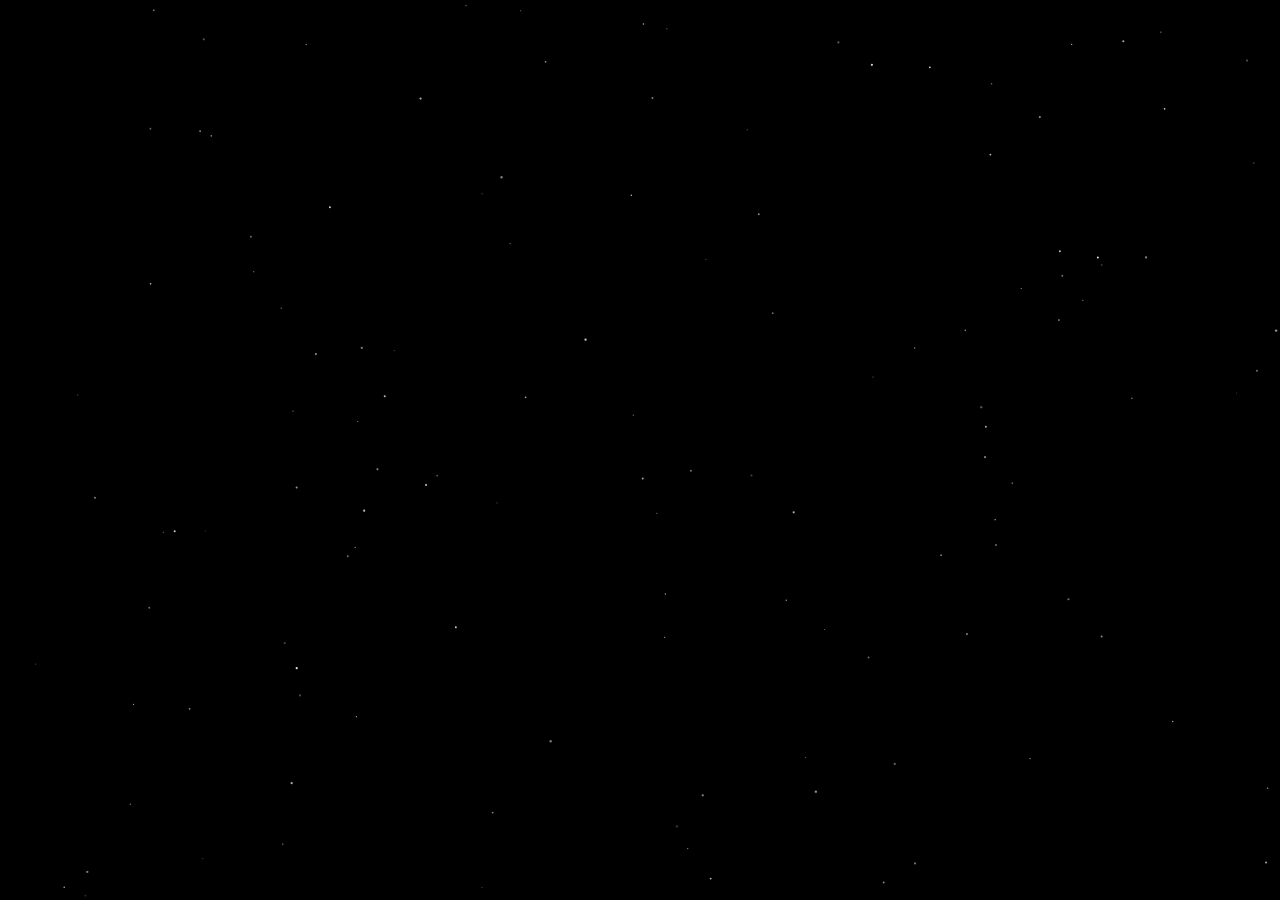
<file: public/index.html>
<!DOCTYPE html>
<html lang="en">
<head>
  <meta charset="UTF-8">
  <meta name="viewport" content="width=device-width, initial-scale=1, viewport-fit=cover, user-scalable=no, maximum-scale=1">
  <meta name="theme-color" content="#000000">
  <meta name="apple-mobile-web-app-capable" content="yes">
  <meta name="apple-mobile-web-app-status-bar-style" content="black-translucent">
  <title>For Dijuuu</title>
  <link rel="icon" href="data:image/svg+xml,%3Csvg xmlns='http://www.w3.org/2000/svg' viewBox='0 0 24 24'%3E%3Cpath fill='%23ff2d55' d='M12 21.35l-1.45-1.32C5.4 15.36 2 12.28 2 8.5 2 5.42 4.42 3 7.5 3c1.74 0 3.41.81 4.5 2.09C13.09 3.81 14.76 3 16.5 3 19.58 3 22 5.42 22 8.5c0 3.78-3.4 6.86-8.55 11.54L12 21.35z'/%3E%3C/svg%3E">
  <link rel="preconnect" href="https://fonts.googleapis.com">
  <link rel="preconnect" href="https://fonts.gstatic.com" crossorigin>
  <link href="https://fonts.googleapis.com/css2?family=Dancing+Script:wght@400;600;700&family=Poppins:ital,wght@0,300;0,400;0,500;1,300;1,400&display=swap" rel="stylesheet">
  <link rel="stylesheet" href="css/style.css">
  <style>
    #starfield { position: absolute; top: 0; left: 0; right: 0; bottom: 0; width: 100%; height: 100%; }

    .lock-view, .unlock-view {
      position: absolute;
      top: 0; left: 0; right: 0; bottom: 0;
      display: flex;
      flex-direction: column;
      align-items: center;
      justify-content: center;
      padding: 24px;
    }
    .lock-view { transition: opacity 1.5s ease; }
    .lock-view.fade-out { opacity: 0; }

    .pre-heart {
      width: 26px;
      height: 26px;
      margin-bottom: 28px;
      filter: drop-shadow(0 0 12px rgba(255,45,85,0.85));
      animation: heartBeat 2.4s ease-in-out infinite;
    }

    .timer { display: flex; align-items: center; gap: 8px; }
    .t-unit {
      display: flex;
      flex-direction: column;
      align-items: center;
      justify-content: center;
      width: 74px;
      padding: 14px 0 10px;
      background: rgba(255,255,255,0.05);
      border: 1px solid rgba(255,255,255,0.15);
      -webkit-backdrop-filter: blur(4px);
      backdrop-filter: blur(4px);
      border-radius: 16px;
    }
    .t-num {
      font-family: 'Poppins', sans-serif;
      font-weight: 400;
      font-size: 26px;
      letter-spacing: 0.04em;
      color: #FFFFFF;
      text-shadow: 0 0 10px rgba(255,255,255,0.5), 0 0 28px rgba(255,255,255,0.2);
      font-variant-numeric: tabular-nums;
    }
    .t-label {
      margin-top: 4px;
      font-size: 10px;
      font-weight: 400;
      letter-spacing: 0.22em;
      color: #AAAAAA;
      text-shadow: 0 0 8px rgba(255,255,255,0.15);
    }
    .t-sep {
      font-family: 'Poppins', sans-serif;
      font-size: 24px;
      color: rgba(255,255,255,0.4);
      padding-bottom: 22px;
      text-shadow: 0 0 10px rgba(255,255,255,0.3);
    }

    .wait-text {
      margin-top: 34px;
      max-width: 300px;
      text-align: center;
      font-family: 'Poppins', sans-serif;
      font-style: italic;
      font-size: 14px;
      line-height: 1.7;
      color: #CCCCCC;
      text-shadow: 0 0 10px rgba(255,255,255,0.2);
    }

    .its-time {
      font-size: clamp(46px, 13vw, 72px);
      font-weight: 600;
      color: #FFFFFF;
      text-shadow: 0 0 16px rgba(255,255,255,0.6), 0 0 60px rgba(255,255,255,0.25);
    }
    .conf-text {
      margin-top: 26px;
      max-width: 320px;
      text-align: center;
      font-family: 'Poppins', sans-serif;
      font-size: 14.5px;
      line-height: 1.75;
      color: #d9c8d6;
      text-shadow: 0 0 10px rgba(255,255,255,0.25);
    }
    #enterBtn { margin-top: 34px; }

    @media (max-width: 355px) {
      .timer { gap: 5px; }
      .t-unit { width: 62px; }
      .t-num { font-size: 21px; }
      .t-sep { font-size: 19px; }
    }
  </style>
</head>
<body class="bg-black">
  <canvas id="starfield" aria-hidden="true"></canvas>

  <main class="page">
    <!-- locked state: countdown -->
    <section id="lockView" class="lock-view">
      <svg class="pre-heart" viewBox="0 0 24 24" aria-hidden="true">
        <path fill="#ff2d55" d="M12 21.35l-1.45-1.32C5.4 15.36 2 12.28 2 8.5 2 5.42 4.42 3 7.5 3c1.74 0 3.41.81 4.5 2.09C13.09 3.81 14.76 3 16.5 3 19.58 3 22 5.42 22 8.5c0 3.78-3.4 6.86-8.55 11.54L12 21.35z"/>
      </svg>
      <div class="timer" role="timer" aria-label="countdown to the surprise">
        <div class="t-unit"><span class="t-num" id="dd">--</span><span class="t-label">DAYS</span></div>
        <span class="t-sep" aria-hidden="true">:</span>
        <div class="t-unit"><span class="t-num" id="hh">--</span><span class="t-label">HRS</span></div>
        <span class="t-sep" aria-hidden="true">:</span>
        <div class="t-unit"><span class="t-num" id="mm">--</span><span class="t-label">MINS</span></div>
        <span class="t-sep" aria-hidden="true">:</span>
        <div class="t-unit"><span class="t-num" id="ss">--</span><span class="t-label">SECS</span></div>
      </div>
      <p class="wait-text">The stars are not ready yet. Wait a little longer, Dijuuu.</p>
    </section>

    <!-- unlocked state -->
    <section id="unlockView" class="unlock-view hidden-v">
      <h1 id="itsTime" class="script its-time fx hidden-v">It's time.</h1>
      <p id="confText" class="conf-text fx hidden-v">You are now entering the most confidential area. Only Dijuuu is allowed to enter.</p>
      <a id="enterBtn" class="btn-glass" href="page1.html">Enter</a>
    </section>
  </main>

  <script src="js/countdown.js"></script>
</body>
</html>
</file>
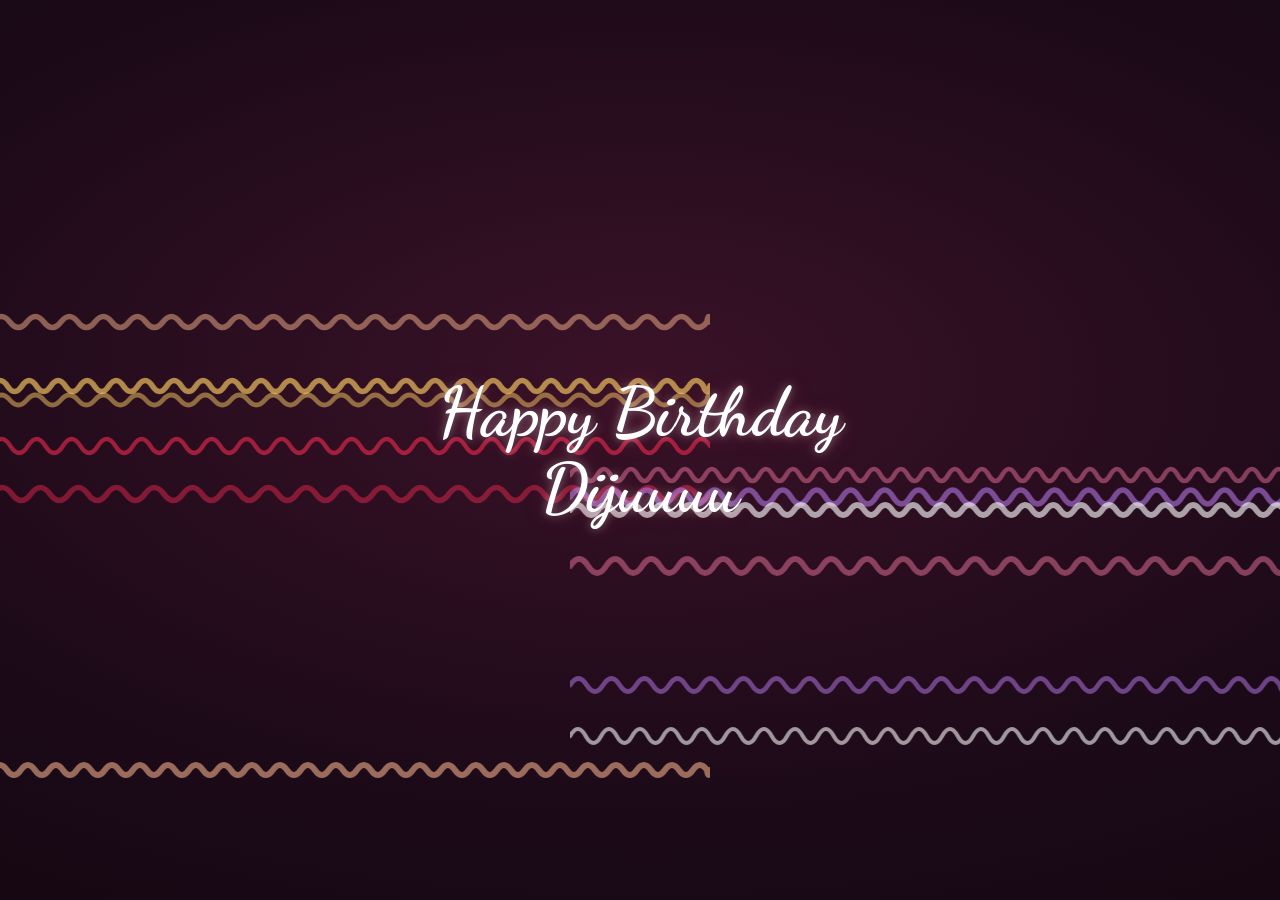
<file: public/page1.html>
<!DOCTYPE html>
<html lang="en">
<head>
  <meta charset="UTF-8">
  <meta name="viewport" content="width=device-width, initial-scale=1, viewport-fit=cover, user-scalable=no, maximum-scale=1">
  <meta name="theme-color" content="#1a0a1e">
  <meta name="apple-mobile-web-app-capable" content="yes">
  <meta name="apple-mobile-web-app-status-bar-style" content="black-translucent">
  <title>Happy Birthday, Dijuuu</title>
  <link rel="icon" href="data:image/svg+xml,%3Csvg xmlns='http://www.w3.org/2000/svg' viewBox='0 0 24 24'%3E%3Cpath fill='%23ff2d55' d='M12 21.35l-1.45-1.32C5.4 15.36 2 12.28 2 8.5 2 5.42 4.42 3 7.5 3c1.74 0 3.41.81 4.5 2.09C13.09 3.81 14.76 3 16.5 3 19.58 3 22 5.42 22 8.5c0 3.78-3.4 6.86-8.55 11.54L12 21.35z'/%3E%3C/svg%3E">
  <link rel="preconnect" href="https://fonts.googleapis.com">
  <link rel="preconnect" href="https://fonts.gstatic.com" crossorigin>
  <link href="https://fonts.googleapis.com/css2?family=Dancing+Script:wght@400;600;700&family=Poppins:ital,wght@0,300;0,400;0,500;1,300;1,400&display=swap" rel="stylesheet">
  <link rel="stylesheet" href="css/style.css">
  <style>
    /* ============================================================
       PAGE VEIL — everything under the intro fades in after 4 s
       ============================================================ */
    main.page { transition: opacity 1.15s ease; }
    main.veiled { opacity: 0; }

    /* ---------- header ---------- */
    .p1-header {
      text-align: center;
      padding: 12px 22px 4px;
      z-index: 5;
    }
    .p1-title {
      font-size: clamp(34px, 9.5vw, 52px);
      font-weight: 700;
      line-height: 1.12;
    }
    .p1-sub {
      margin: 8px auto 0;
      max-width: 340px;
      font-style: italic;
      font-size: 13.5px;
      line-height: 1.65;
      color: #d9c6d2;
      text-shadow: 0 0 10px rgba(255,255,255,0.25);
      transition: opacity 0.8s ease;
    }
    .p1-sub.gone { opacity: 0; }

    /* ============================================================
       INTRO OVERLAY — dark, subtle radial gradient, exactly 4 s
       ============================================================ */
    #introOverlay {
      position: fixed;
      top: 0; left: 0; right: 0; bottom: 0;
      z-index: 110;
      pointer-events: none;
      overflow: hidden;
      background: radial-gradient(ellipse 130% 95% at 50% 42%,
                  #3a1227 0%, #1d0a19 48%, #0d040b 100%);
      transition: opacity 0.7s ease;
    }
    #introOverlay.out { opacity: 0; }

    /* wavy streamers sliding in from the left / right edges */
    .streamer {
      position: absolute;
      height: 40px;
      pointer-events: none;
      will-change: transform;
    }
    .streamer svg { width: 100%; height: 100%; }
    .streamer.s-left  { left: 0;  animation: slideL var(--dur, 2.8s) cubic-bezier(0.3, 0.6, 0.35, 1) var(--delay, 0s) both; }
    .streamer.s-right { right: 0; animation: slideR var(--dur, 2.8s) cubic-bezier(0.3, 0.6, 0.35, 1) var(--delay, 0s) both; }
    @keyframes slideL {
      0%   { transform: translateX(-104%) translateY(0); }
      55%  { transform: translateX(-48%) translateY(12px); }
      100% { transform: translateX(-1%) translateY(0); }
    }
    @keyframes slideR {
      0%   { transform: translateX(104%) translateY(0); }
      55%  { transform: translateX(48%) translateY(-12px); }
      100% { transform: translateX(1%) translateY(0); }
    }

    /* ---------- intro title — fades in, slides up, glows + breathes ---------- */
    #introTitle {
      position: fixed;
      left: 0; right: 0;
      top: 50%;
      margin: 0;
      padding: 0 14px;
      text-align: center;
      z-index: 130;
      pointer-events: none;
      font-size: clamp(42px, 11.5vw, 68px);
      font-weight: 700;
      line-height: 1.12;
      color: #ffffff;
      transform: translateY(-50%);
      will-change: transform;
    }
    .intro-text {
      display: inline-block;
      opacity: 0;
      text-shadow: 0 0 10px rgba(255,255,255,0.38), 0 0 26px rgba(255,80,130,0.22);
      animation:
        introEnter  0.95s cubic-bezier(0.22, 1, 0.36, 1) 0.15s forwards,
        introGlow   1.9s  ease-in-out 1.2s infinite,
        introBreathe 2.6s ease-in-out 1.2s infinite alternate;
    }
    @keyframes introEnter {
      from { opacity: 0; transform: translateY(26px); }
      to   { opacity: 1; transform: translateY(0); }
    }
    @keyframes introGlow {
      0%, 100% { text-shadow: 0 0 10px rgba(255,255,255,0.38), 0 0 26px rgba(255,80,130,0.22); }
      50%      { text-shadow: 0 0 18px rgba(255,255,255,0.75), 0 0 46px rgba(255,45,85,0.5), 0 0 74px rgba(255,45,85,0.28); }
    }
    @keyframes introBreathe {
      from { transform: scale(1); }
      to   { transform: scale(1.05); }
    }

    /* ============================================================
       STAGE + BALLOONS (CSS-drawn: oval + knot + string)
       ============================================================ */
    #stage {
      position: relative;
      flex: 1;
      width: 100%;
      min-height: 0;
      overflow: hidden;
    }
    #balloonLayer { position: absolute; top: 0; left: 0; right: 0; bottom: 0; z-index: 2; }

    .balloon {
      position: absolute;
      bottom: -190px;
      width: 64px;
      height: 86px;
      padding: 0;
      animation: floatUp var(--dur, 18s) linear infinite;
      animation-delay: var(--delay, 0s);
      will-change: transform;
    }
    @keyframes floatUp {
      from { transform: translateY(0); }
      to   { transform: translateY(-125vh); }
    }
    .balloon-inner {
      position: absolute;
      top: 0; left: 0; right: 0; bottom: 0;
      animation: sway var(--sway, 6s) ease-in-out infinite alternate;
    }
    @keyframes sway {
      from { transform: translateX(-13px) rotate(-4deg); }
      to   { transform: translateX(13px) rotate(4deg); }
    }
    .balloon-body {
      position: absolute;
      top: 0; left: 0; right: 0; bottom: 12px;
      border-radius: 50% 50% 50% 50% / 60% 60% 40% 40%;
      background: radial-gradient(circle at 32% 26%, rgba(255,255,255,0.6), var(--c1) 38%, var(--c2) 82%);
      box-shadow: 0 0 24px var(--glow), inset -8px -12px 22px rgba(0,0,0,0.28);
    }
    .balloon-knot {
      position: absolute;
      top: 72px;
      left: 50%;
      width: 12px;
      height: 11px;
      transform: translateX(-50%);
      background: var(--c2);
      clip-path: polygon(50% 0, 0 100%, 100% 100%);
    }
    .balloon-string {
      position: absolute;
      top: 83px;
      left: 50%;
      width: 2px;
      height: 70px;
      border-radius: 2px;
      background: linear-gradient(rgba(255,255,255,0.55), rgba(255,255,255,0.04));
    }
    .balloon.popped { pointer-events: none; animation-play-state: paused; }
    .balloon.popped .balloon-inner { animation: popAnim 0.3s ease-out forwards !important; }
    @keyframes popAnim {
      0%   { transform: scale(1);    opacity: 1; }
      40%  { transform: scale(1.28); opacity: 1; }
      100% { transform: scale(1.6);  opacity: 0; }
    }

    /* ---------- pop burst fx ---------- */
    #stageFX { position: fixed; top: 0; left: 0; right: 0; bottom: 0; pointer-events: none; z-index: 70; }
    .burst {
      position: fixed;
      width: 30px; height: 30px;
      border: 2px solid var(--bc, #fff);
      border-radius: 50%;
      animation: burstAnim 0.45s ease-out forwards;
    }
    @keyframes burstAnim {
      from { transform: scale(0.4); opacity: 0.9; }
      to   { transform: scale(3.4); opacity: 0; }
    }
    .shard {
      position: fixed;
      width: 6px; height: 6px;
      border-radius: 50%;
      background: var(--bc, #fff);
      animation: shardFly 0.5s ease-out forwards;
    }
    @keyframes shardFly {
      from { transform: translate(0, 0) scale(1); opacity: 1; }
      to   { transform: translate(var(--tx, 0), var(--ty, -40px)) scale(0.3); opacity: 0; }
    }

    /* ============================================================
       CAKE — clean two tiers + plate + 3 candles (lower half)
       ============================================================ */
    #cakeWrap {
      position: absolute;
      top: 0; left: 0; right: 0; bottom: 0;
      z-index: 3;
      display: flex;
      align-items: flex-end;             /* lower half of the viewport */
      justify-content: center;
      padding-bottom: 7%;
      pointer-events: none;              /* taps pass through to the balloons */
    }
    .cake {
      position: relative;
      display: flex;
      flex-direction: column;
      align-items: center;
      filter: drop-shadow(0 10px 34px rgba(255,45,85,0.32));
    }

    /* tiers: rounded rectangles, stacked with no gap */
    .tier {
      position: relative;
      transform: scaleY(0);
      transform-origin: bottom center;
    }
    .tier.in { animation: tierIn 0.75s cubic-bezier(0.25, 1.1, 0.4, 1) forwards; }
    @keyframes tierIn {
      0%   { transform: scaleY(0); }
      62%  { transform: scaleY(1.07); }
      82%  { transform: scaleY(0.97); }
      100% { transform: scaleY(1); }
    }
    /* glaze band is baked into the gradient → corners always match */
    .tier-bottom {
      width: 216px;
      height: 66px;
      border-radius: 16px;
      --frost: #ffdce6;
      background: linear-gradient(180deg,
        #ffdce6 0px, #ffdce6 15px,
        #d92c58 21px, #93123a 100%);
    }
    .tier-top {
      width: 150px;
      height: 56px;
      margin-top: -1px;                  /* sits exactly on the bottom tier */
      border-radius: 13px;
      z-index: 1;
      --frost: #ff9db8;
      background: linear-gradient(180deg,
        #ff9db8 0px, #ff9db8 13px,
        #fff3e0 19px, #f0c8a6 100%);
    }
    /* glaze drips hanging from each band */
    .tier::after {
      content: '';
      position: absolute;
      top: 3px;
      left: 8%;
      right: 8%;
      height: 30px;
      background-image: radial-gradient(circle at 23px 6px, var(--frost) 12px, transparent 12.5px);
      background-size: 46px 30px;
      background-repeat: repeat-x;
    }
    /* small plate under the bottom tier */
    .plate {
      width: 250px;
      height: 22px;
      margin-top: -7px;
      border-radius: 50%;
      background: radial-gradient(ellipse at center,
        rgba(255,255,255,0.30) 0%,
        rgba(255,255,255,0.10) 48%,
        rgba(255,255,255,0.02) 68%,
        transparent 75%);
      opacity: 0;
      transform: scale(0.55);
    }
    .plate.in {
      opacity: 1;
      transform: scale(1);
      transition: opacity 0.6s ease, transform 0.6s ease;
    }

    /* ---------- 3 candles, evenly spaced on the top tier ---------- */
    .candles {
      display: flex;
      justify-content: space-evenly;     /* centres at 25% / 50% / 75% */
      width: 150px;
      margin-bottom: -2px;               /* sticks sink into the top tier */
      position: relative;
      z-index: 5;
    }
    .candle {
      display: flex;
      flex-direction: column;
      align-items: center;
      opacity: 0;
      transform: translateY(10px) scale(0.75);
      transition: opacity 0.7s ease, transform 0.7s ease;
    }
    .candle.lit { opacity: 1; transform: none; }
    /* thin pastel cylinders */
    .stick {
      position: relative;
      width: 7px;
      height: 34px;
      border-radius: 4px;
      box-shadow: inset -2px 0 3px rgba(0,0,0,0.12);
    }
    .stick::after {                       /* tiny wick */
      content: '';
      position: absolute;
      top: -4px;
      left: 50%;
      width: 2px;
      height: 5px;
      transform: translateX(-50%);
      background: #2e1a24;
      border-radius: 1px;
    }
    .stick-pink  { background: linear-gradient(90deg, #f9dde8, #ffffff 45%, #edc2d2); }
    .stick-lilac { background: linear-gradient(90deg, #f2edfa, #ffffff 45%, #d9cdec); }
    .stick-cream { background: linear-gradient(90deg, #fcf2e5, #ffffff 45%, #ecd9bd); }
    /* small oval yellow-orange flame */
    .flame {
      position: relative;
      width: 44px;                        /* ≥ 44px touch target */
      height: 46px;
      margin-bottom: -6px;
      pointer-events: auto;               /* only live part of the cake */
      z-index: 2;
    }
    .flame::before {
      content: '';
      position: absolute;
      left: 50%;
      bottom: 2px;
      width: 13px;
      height: 21px;
      transform: translateX(-50%);
      transform-origin: 50% 100%;
      background: radial-gradient(circle at 50% 72%,
        #fff7d6 0%, #ffd166 38%, #ff8c2e 70%, rgba(255,90,30,0) 100%);
      border-radius: 50% 50% 50% 50% / 62% 62% 38% 38%;
      box-shadow: 0 0 14px rgba(255,170,70,0.85), 0 0 30px rgba(255,120,50,0.4);
      animation: flicker 1.15s ease-in-out infinite alternate;
    }
    .candle:nth-child(2) .flame::before { animation-duration: 0.95s; }
    .candle:nth-child(3) .flame::before { animation-duration: 1.3s; }
    @keyframes flicker {
      0%   { transform: translateX(-50%) scale(1, 1); }
      55%  { transform: translateX(-52%) scale(1.06, 0.93) rotate(-2deg); }
      100% { transform: translateX(-48%) scale(0.94, 1.08) rotate(2.5deg); }
    }
    .flame.out::before {
      animation: none;
      opacity: 0;
      filter: blur(4px);
      transition: opacity 0.45s ease, filter 0.45s ease;
    }
    .smoke {
      position: fixed;
      width: 14px;
      height: 14px;
      border-radius: 50%;
      background: radial-gradient(circle, rgba(200,200,210,0.55), rgba(200,200,210,0) 70%);
      filter: blur(2px);
      pointer-events: none;
      z-index: 50;
      animation: smokeUp 1.3s ease-out forwards;
    }
    @keyframes smokeUp {
      from { transform: translateY(0) scale(0.6); opacity: 0.8; }
      to   { transform: translateY(-64px) scale(1.8); opacity: 0; }
    }

    /* ============================================================
       FALLING RIBBONS — the little celebration at the end
       ============================================================ */
    .ribbon-layer {
      position: fixed;
      top: 0; left: 0; right: 0; bottom: 0;
      pointer-events: none;
      z-index: 60;
      overflow: hidden;
      transition: opacity 0.8s ease;
    }
    .ribbon-layer.fade { opacity: 0; }
    .ribbon {
      position: absolute;
      top: -160px;
      width: var(--w, 7px);
      height: var(--h, 90px);
      background: var(--c, #ff2d55);
      border-radius: 3px;
      opacity: 0.9;
      animation: ribbonFall var(--dur, 2.6s) cubic-bezier(0.3, 0.4, 0.7, 0.6) forwards;
    }
    @keyframes ribbonFall {
      0%   { transform: translate(0, 0) rotate(0deg); opacity: 0; }
      8%   { opacity: 0.95; }
      100% { transform: translate(var(--sway, 30px), calc(100vh + 240px)) rotate(var(--rot, 540deg)); opacity: 0.9; }
    }

    /* ---------- footer ---------- */
    .p1-footer {
      z-index: 5;
      display: flex;
      flex-direction: column;
      align-items: center;
      gap: 10px;
    }
    #continueBtn { margin-bottom: 4px; }

    @media (max-height: 700px) {
      .cake { transform: scale(0.85); transform-origin: bottom center; }
      .p1-title { font-size: clamp(30px, 8.5vw, 42px); }
    }
    @media (prefers-reduced-motion: reduce) {
      .streamer { animation: none; opacity: 0; }
      .intro-text { animation-duration: 0.01s, 0.01s, 0.01s; }
    }
  </style>
</head>
<body>
  <main id="mainPage" class="page bg-romantic veiled">
    <header class="p1-header safe-top">
      <h1 id="headTitle" class="script p1-title glow-white hidden-v">Happy Birthday<br>Dijuuuu</h1>
      <p id="subText" class="p1-sub">This little universe was built for you. Start with the balloons, and then follow the path I've left behind.</p>
    </header>

    <div id="stage">
      <div id="balloonLayer" aria-label="floating balloons"></div>

      <div id="cakeWrap">
        <div class="cake">
          <div class="candles">
            <div class="candle">
              <button type="button" class="flame" aria-label="Blow out the first candle"></button>
              <span class="stick stick-pink"></span>
            </div>
            <div class="candle">
              <button type="button" class="flame" aria-label="Blow out the second candle"></button>
              <span class="stick stick-lilac"></span>
            </div>
            <div class="candle">
              <button type="button" class="flame" aria-label="Blow out the third candle"></button>
              <span class="stick stick-cream"></span>
            </div>
          </div>
          <div class="tier tier-top"></div>
          <div class="tier tier-bottom"></div>
          <div class="plate"></div>
        </div>
      </div>
    </div>

    <footer class="p1-footer safe-bottom">
      <p id="hint" class="hint">Tap the balloons to pop them, Dijuuu.</p>
      <a id="continueBtn" class="btn-glow" href="page2.html">Continue</a>
    </footer>
  </main>

  <!-- cinematic intro (exactly 4 s) -->
  <div id="introTitle" class="script" aria-hidden="true"><span class="intro-text">Happy Birthday<br>Dijuuuu</span></div>
  <div id="introOverlay" aria-hidden="true"></div>

  <div id="stageFX" aria-hidden="true"></div>

  <script src="js/balloons.js"></script>
</body>
</html>
</file>
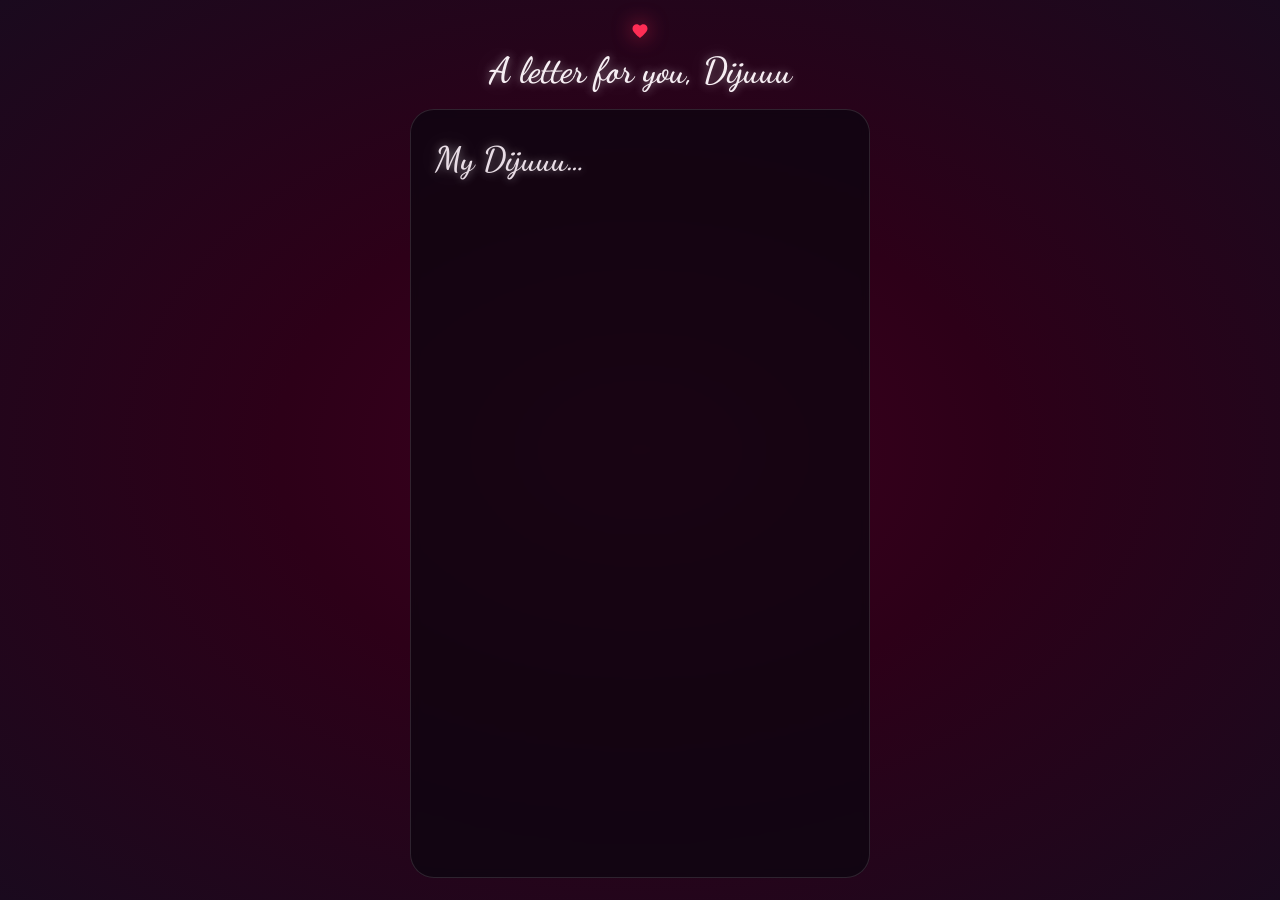
<file: public/page2.html>
<!DOCTYPE html>
<html lang="en">
<head>
  <meta charset="UTF-8">
  <meta name="viewport" content="width=device-width, initial-scale=1, viewport-fit=cover, user-scalable=no, maximum-scale=1">
  <meta name="theme-color" content="#1a0a1e">
  <meta name="apple-mobile-web-app-capable" content="yes">
  <meta name="apple-mobile-web-app-status-bar-style" content="black-translucent">
  <title>A Letter for Dijuuu</title>
  <link rel="icon" href="data:image/svg+xml,%3Csvg xmlns='http://www.w3.org/2000/svg' viewBox='0 0 24 24'%3E%3Cpath fill='%23ff2d55' d='M12 21.35l-1.45-1.32C5.4 15.36 2 12.28 2 8.5 2 5.42 4.42 3 7.5 3c1.74 0 3.41.81 4.5 2.09C13.09 3.81 14.76 3 16.5 3 19.58 3 22 5.42 22 8.5c0 3.78-3.4 6.86-8.55 11.54L12 21.35z'/%3E%3C/svg%3E">
  <link rel="preconnect" href="https://fonts.googleapis.com">
  <link rel="preconnect" href="https://fonts.gstatic.com" crossorigin>
  <link href="https://fonts.googleapis.com/css2?family=Dancing+Script:wght@400;600;700&family=Poppins:ital,wght@0,300;0,400;0,500;1,300;1,400&display=swap" rel="stylesheet">
  <link rel="stylesheet" href="css/style.css">
  <style>
    /* ---------- page 2 · the letter ---------- */

    .letter-head {
      flex: 0 0 auto;
      display: flex;
      flex-direction: column;
      align-items: center;
      margin: 8px 10px 10px;
    }
    .letter-head svg {
      width: 18px;
      height: 18px;
      margin-bottom: 8px;
      filter: drop-shadow(0 0 10px rgba(255, 45, 85, 0.75));
    }
    .letter-title {
      font-size: clamp(26px, 7vw, 36px);
      font-weight: 600;
      line-height: 1.25;
      text-align: center;
    }

    /* intimate, very dark card — the only scrollable area on the page */
    .letter-card {
      margin: 6px 20px 22px;
      width: min(460px, calc(100% - 40px));
      flex: 1;
      min-height: 0;
      padding: 28px 24px 34px;
      background: rgba(12, 6, 16, 0.72);
      border-color: rgba(255, 255, 255, 0.12);
      border-radius: 24px;
    }

    .letter-sec {
      font-family: 'Poppins', sans-serif;
      font-weight: 300;
      font-size: 15.5px;
      line-height: 1.85;
      color: #e9dde6;
      margin-bottom: 18px;
    }
    .letter-greet {
      font-family: 'Dancing Script', cursive;
      font-weight: 600;
      font-size: clamp(26px, 7vw, 34px);
      line-height: 1.3;
    }
    .letter-sign {
      font-family: 'Dancing Script', cursive;
      font-weight: 600;
      font-size: clamp(20px, 5.5vw, 26px);
      line-height: 1.4;
      margin-top: 6px;
    }

    .letter-end {
      display: flex;
      justify-content: center;
      text-align: center;
      margin-top: 26px;
    }

    /* gentle rise on reveal (slide defined locally; .show only handles opacity) */
    .letter-sec.fx, .letter-end.fx { transform: translateY(16px); }
    .letter-sec.fx.show, .letter-end.fx.show { transform: translateY(0); }
  </style>
</head>
<body>
  <main class="page bg-romantic">

    <header class="letter-head safe-top">
      <svg class="heart-beat" viewBox="0 0 24 24" aria-hidden="true">
        <path fill="#ff2d55" d="M12 21.35l-1.45-1.32C5.4 15.36 2 12.28 2 8.5 2 5.42 4.42 3 7.5 3c1.74 0 3.41.81 4.5 2.09C13.09 3.81 14.76 3 16.5 3 19.58 3 22 5.42 22 8.5c0 3.78-3.4 6.86-8.55 11.54L12 21.35z"/>
      </svg>
      <h1 class="script letter-title glow-white">A letter for you, Dijuuu</h1>
    </header>

    <div id="letterCard" class="card-glass scroll-soft letter-card">
      <p class="letter-sec letter-greet fx hidden-v glow-white">My Dijuuu…</p>
      <p class="letter-sec fx hidden-v glow-soft">I don't know how to start this letter, because everything I want to say feels too big for words. But I'll try, because you deserve every word I have.</p>
      <p class="letter-sec fx hidden-v glow-soft">Do you remember the first day? I do. I remember opening that app and seeing you for the first time. I didn't know then that my life was about to change. I didn't know that a simple hello would become the beginning of everything. But something in my chest knew. It knew before I did.</p>
      <p class="letter-sec fx hidden-v glow-soft">Then came your voice. That one voice note. I played it more times than I can count. It wasn't just sound. It was warmth. It was you. And in that moment, I realized I wasn't just falling for an idea. I was falling for a real, beautiful soul who lived thousands of miles away.</p>
      <p class="letter-sec fx hidden-v glow-soft">We've spent so many nights together, Dijuuu. Late nights. Quiet nights. Nights where we laughed at silly things and nights where we just sat in silence, because even the silence between us felt like home. Every day with you has been a small miracle. Even the days when we barely talked. Even the days when the internet failed us. I held you in my heart through all of it.</p>
      <p class="letter-sec fx hidden-v glow-soft">And now, I dream of the future. I dream of a great home in New Zealand. I dream of a reading nook by the window, and a garden that smells like jasmine. I dream of you becoming the most brilliant lawyer this world has ever seen. I dream of Mihre and Zayn, running through the house, laughing, filling our lives with noise and love. I dream of a balcony at midnight, where we'll sit together and not say a word, because we won't need to.</p>
      <p class="letter-sec fx hidden-v glow-soft">This letter is short, because some things can't be written fully. But I hope you can feel it. I hope you can feel every mile I've carried this love, and every night I've sent it to you through a screen.</p>
      <p class="letter-sec fx hidden-v glow-soft">And my love… there is more. I've hidden something in this little world of mine. But before I show you the stars, you'll need to play a small game. Just a tiny test. Not for me to know if you love me—I already know. But to let you unlock the rest of what I've built for you.</p>
      <p class="letter-sec fx hidden-v glow-soft">Go on, Dijuuu. The next page is waiting.</p>
      <p class="letter-sec letter-sign fx hidden-v glow-white">With everything I am… your husband in every universe. ❤️</p>

      <div id="letterEnd" class="letter-end fx hidden-v">
        <a id="gameBtn" class="btn-glow" href="page3.html">Play the game</a>
      </div>
    </div>

  </main>

  <script src="js/letter.js"></script>
</body>
</html>
</file>
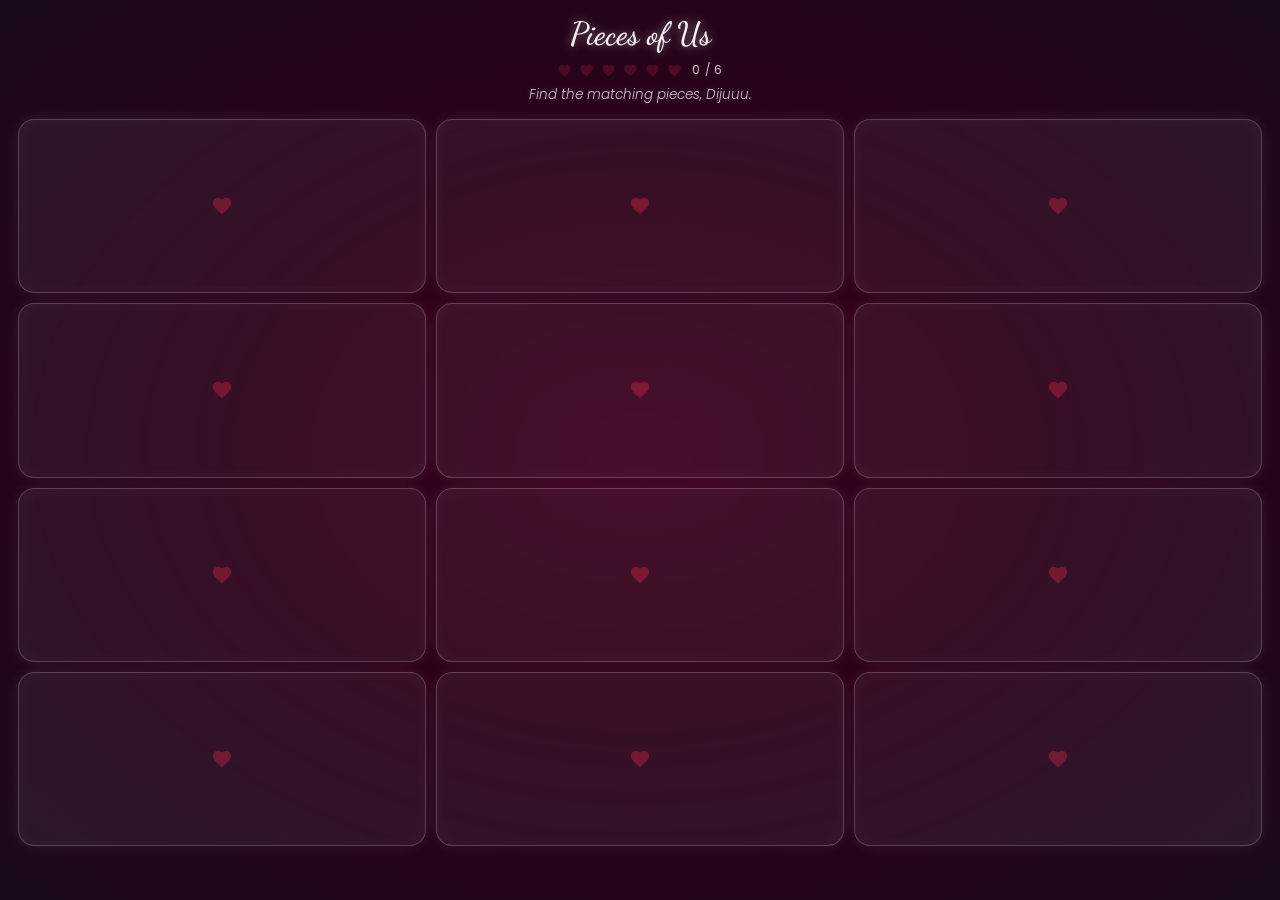
<file: public/page3.html>
<!DOCTYPE html>
<html lang="en">
<head>
  <meta charset="UTF-8">
  <meta name="viewport" content="width=device-width, initial-scale=1, viewport-fit=cover, user-scalable=no, maximum-scale=1">
  <meta name="theme-color" content="#1a0a1e">
  <meta name="apple-mobile-web-app-capable" content="yes">
  <meta name="apple-mobile-web-app-status-bar-style" content="black-translucent">
  <title>Pieces of Us</title>
  <link rel="icon" href="data:image/svg+xml,%3Csvg xmlns='http://www.w3.org/2000/svg' viewBox='0 0 24 24'%3E%3Cpath fill='%23ff2d55' d='M12 21.35l-1.45-1.32C5.4 15.36 2 12.28 2 8.5 2 5.42 4.42 3 7.5 3c1.74 0 3.41.81 4.5 2.09C13.09 3.81 14.76 3 16.5 3 19.58 3 22 5.42 22 8.5c0 3.78-3.4 6.86-8.55 11.54L12 21.35z'/%3E%3C/svg%3E">
  <link rel="preconnect" href="https://fonts.googleapis.com">
  <link rel="preconnect" href="https://fonts.gstatic.com" crossorigin>
  <link href="https://fonts.googleapis.com/css2?family=Dancing+Script:wght@400;600;700&family=Poppins:ital,wght@0,300;0,400;0,500;1,300;1,400&display=swap" rel="stylesheet">
  <link rel="stylesheet" href="css/style.css">
  <style>
    /* ---------- header ---------- */
    h1 {
      font-size: clamp(24px, 6.5vw, 32px);
      line-height: 1.25;
      text-align: center;
      padding: 0 20px;
    }

    /* ---------- progress hearts ---------- */
    #progressRow {
      display: flex;
      align-items: center;
      justify-content: center;
      margin-top: 8px;
    }
    #progressHearts {
      display: flex;
      align-items: center;
      gap: 7px;
    }
    #progressHearts svg { width: 15px; height: 15px; }
    .ph-off { fill: rgba(255, 45, 85, 0.18); }
    .ph-on  { fill: #ff2d55; filter: drop-shadow(0 0 6px rgba(255, 45, 85, 0.7)); }
    #progressText {
      margin-left: 10px;
      font-family: 'Poppins', sans-serif;
      font-size: 11.5px;
      font-weight: 400;
      letter-spacing: 0.06em;
      color: var(--muted);
    }

    /* ---------- the grid (cards fill their cells → ≥44px tap targets) ---------- */
    #grid {
      flex: 1;
      min-height: 0;
      width: 100%;
      padding: 4px 18px 8px;
      display: grid;
      grid-template-columns: repeat(3, 1fr);
      grid-auto-rows: 1fr;
      gap: 10px;
      user-select: none;
      -webkit-user-select: none;
    }

    /* ---------- cards ---------- */
    .card { position: relative; perspective: 900px; }
    .card-inner {
      position: absolute;
      inset: 0;
      transform-style: preserve-3d;
      transition: transform 0.4s cubic-bezier(0.4, 0.2, 0.2, 1); /* 0.4s 3D flip */
    }
    .card.flipped .card-inner { transform: rotateY(180deg); }

    .face {
      position: absolute;
      inset: 0;
      backface-visibility: hidden;
      -webkit-backface-visibility: hidden;
      border-radius: 16px;
      display: flex;
      align-items: center;
      justify-content: center;
    }
    .face-back { /* dark glassy card back with subtle glowing border */
      background: rgba(255, 255, 255, 0.06);
      border: 1px solid rgba(255, 255, 255, 0.2);
      box-shadow: 0 0 14px rgba(255, 255, 255, 0.08), inset 0 0 18px rgba(255, 255, 255, 0.04);
      -webkit-backdrop-filter: blur(4px);
      backdrop-filter: blur(4px);
    }
    .face-front {
      transform: rotateY(180deg);
      background: rgba(18, 8, 22, 0.92);
      border: 1px solid rgba(255, 255, 255, 0.14);
      font-size: clamp(30px, 9vw, 40px);
    }
    .card.matched .face-front {
      border-color: rgba(255, 45, 85, 0.8);
      box-shadow: 0 0 18px rgba(255, 45, 85, 0.45);
    }
    .sym { line-height: 1; }
    .badge { display: none; position: absolute; top: 7px; right: 7px; } /* red heart overlay on matched pair */
    .card.matched .badge { display: block; }
    .card:focus-visible { outline: 2px solid rgba(255, 255, 255, 0.6); outline-offset: 2px; border-radius: 16px; }

    /* ---------- match / reassurance message ---------- */
    .match-msg {
      min-height: 46px;
      padding: 4px 26px 0;
      font-family: 'Poppins', sans-serif;
      font-style: italic;
      font-size: 13.5px;
      line-height: 1.55;
      color: #f0d7de;
      text-align: center;
    }

    /* ---------- win overlay ---------- */
    .win-overlay {
      position: absolute;
      inset: 0;
      z-index: 10;
      background: rgba(0, 0, 0, 0.6);
      -webkit-backdrop-filter: blur(6px);
      backdrop-filter: blur(6px);
      padding: 24px;
    }
    .win-heart {
      width: 44px;
      height: 44px;
      filter: drop-shadow(0 0 14px rgba(255, 45, 85, 0.8));
    }
    .win-msg {
      font-family: 'Dancing Script', cursive;
      font-weight: 600;
      font-size: clamp(22px, 6vw, 30px);
      line-height: 1.45;
      text-align: center;
      max-width: 330px;
      margin: 20px 0 28px;
    }
  </style>
</head>
<body>
  <main class="page bg-romantic">

    <header class="safe-top">
      <h1 class="script glow-white">Pieces of Us</h1>
    </header>

    <div id="progressRow">
      <div id="progressHearts" aria-hidden="true">
        <svg id="ph0" class="ph-off" viewBox="0 0 24 24"><path d="M12 21.35l-1.45-1.32C5.4 15.36 2 12.28 2 8.5 2 5.42 4.42 3 7.5 3c1.74 0 3.41.81 4.5 2.09C13.09 3.81 14.76 3 16.5 3 19.58 3 22 5.42 22 8.5c0 3.78-3.4 6.86-8.55 11.54L12 21.35z"/></svg>
        <svg id="ph1" class="ph-off" viewBox="0 0 24 24"><path d="M12 21.35l-1.45-1.32C5.4 15.36 2 12.28 2 8.5 2 5.42 4.42 3 7.5 3c1.74 0 3.41.81 4.5 2.09C13.09 3.81 14.76 3 16.5 3 19.58 3 22 5.42 22 8.5c0 3.78-3.4 6.86-8.55 11.54L12 21.35z"/></svg>
        <svg id="ph2" class="ph-off" viewBox="0 0 24 24"><path d="M12 21.35l-1.45-1.32C5.4 15.36 2 12.28 2 8.5 2 5.42 4.42 3 7.5 3c1.74 0 3.41.81 4.5 2.09C13.09 3.81 14.76 3 16.5 3 19.58 3 22 5.42 22 8.5c0 3.78-3.4 6.86-8.55 11.54L12 21.35z"/></svg>
        <svg id="ph3" class="ph-off" viewBox="0 0 24 24"><path d="M12 21.35l-1.45-1.32C5.4 15.36 2 12.28 2 8.5 2 5.42 4.42 3 7.5 3c1.74 0 3.41.81 4.5 2.09C13.09 3.81 14.76 3 16.5 3 19.58 3 22 5.42 22 8.5c0 3.78-3.4 6.86-8.55 11.54L12 21.35z"/></svg>
        <svg id="ph4" class="ph-off" viewBox="0 0 24 24"><path d="M12 21.35l-1.45-1.32C5.4 15.36 2 12.28 2 8.5 2 5.42 4.42 3 7.5 3c1.74 0 3.41.81 4.5 2.09C13.09 3.81 14.76 3 16.5 3 19.58 3 22 5.42 22 8.5c0 3.78-3.4 6.86-8.55 11.54L12 21.35z"/></svg>
        <svg id="ph5" class="ph-off" viewBox="0 0 24 24"><path d="M12 21.35l-1.45-1.32C5.4 15.36 2 12.28 2 8.5 2 5.42 4.42 3 7.5 3c1.74 0 3.41.81 4.5 2.09C13.09 3.81 14.76 3 16.5 3 19.58 3 22 5.42 22 8.5c0 3.78-3.4 6.86-8.55 11.54L12 21.35z"/></svg>
      </div>
      <span id="progressText">0 / 6</span>
    </div>

    <p id="hint" class="hint">Find the matching pieces, Dijuuu.</p>

    <div id="grid"></div>

    <p id="msg" class="match-msg fx hidden-v safe-bottom glow-soft"></p>

    <div id="winOverlay" class="win-overlay fx hidden-v center-col">
      <svg class="win-heart heart-beat" viewBox="0 0 24 24" aria-hidden="true"><path fill="#ff2d55" d="M12 21.35l-1.45-1.32C5.4 15.36 2 12.28 2 8.5 2 5.42 4.42 3 7.5 3c1.74 0 3.41.81 4.5 2.09C13.09 3.81 14.76 3 16.5 3 19.58 3 22 5.42 22 8.5c0 3.78-3.4 6.86-8.55 11.54L12 21.35z"/></svg>
      <p class="win-msg script glow-white">You found every piece, Dijuuu. Now let the universe show you the rest.</p>
      <a id="universeBtn" class="btn-glow" href="page4.html">Enter the Universe</a>
    </div>

  </main>

  <script src="js/game.js"></script>
</body>
</html>
</file>
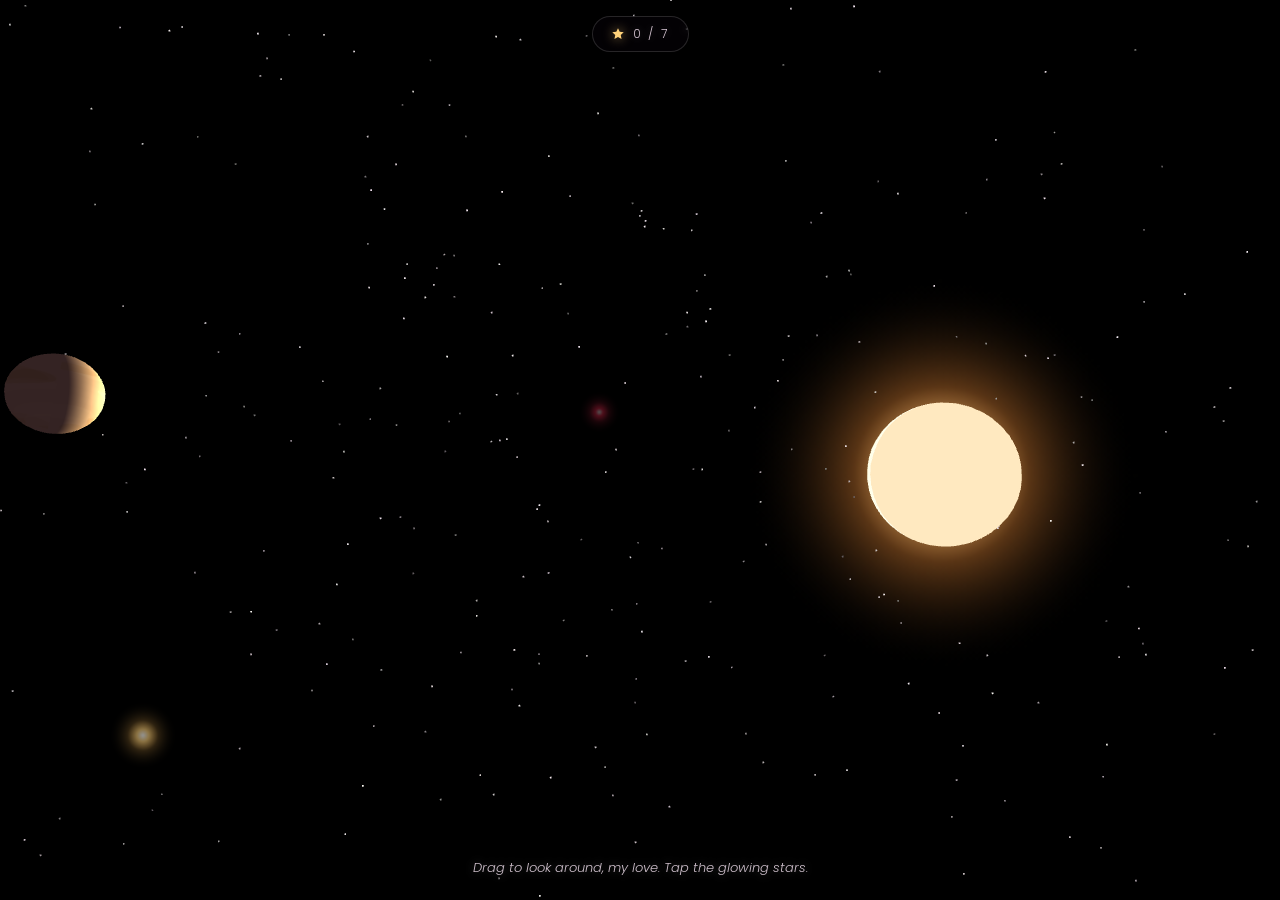
<file: public/page4.html>
<!DOCTYPE html>
<html lang="en">
<head>
  <meta charset="UTF-8">
  <meta name="viewport" content="width=device-width, initial-scale=1, viewport-fit=cover, user-scalable=no, maximum-scale=1">
  <meta name="theme-color" content="#000000">
  <meta name="apple-mobile-web-app-capable" content="yes">
  <meta name="apple-mobile-web-app-status-bar-style" content="black-translucent">
  <title>Our Universe</title>
  <link rel="icon" href="data:image/svg+xml,%3Csvg xmlns='http://www.w3.org/2000/svg' viewBox='0 0 24 24'%3E%3Cpath fill='%23ff2d55' d='M12 21.35l-1.45-1.32C5.4 15.36 2 12.28 2 8.5 2 5.42 4.42 3 7.5 3c1.74 0 3.41.81 4.5 2.09C13.09 3.81 14.76 3 16.5 3 19.58 3 22 5.42 22 8.5c0 3.78-3.4 6.86-8.55 11.54L12 21.35z'/%3E%3C/svg%3E">
  <link rel="preconnect" href="https://fonts.googleapis.com">
  <link rel="preconnect" href="https://fonts.gstatic.com" crossorigin>
  <link href="https://fonts.googleapis.com/css2?family=Dancing+Script:wght@400;600;700&family=Poppins:ital,wght@0,300;0,400;0,500;1,300;1,400&display=swap" rel="stylesheet">
  <link rel="stylesheet" href="css/style.css">
  <style>
    #space {
      position: absolute;
      top: 0; left: 0; right: 0; bottom: 0;
      width: 100%;
      height: 100%;
      touch-action: none;
    }

    /* ---------- HUD ---------- */
    .hud-top {
      position: absolute;
      top: max(env(safe-area-inset-top), 16px);
      left: 0; right: 0;
      display: flex;
      justify-content: center;
      z-index: 5;
      pointer-events: none;
    }
    .star-count {
      display: inline-flex;
      align-items: center;
      gap: 8px;
      padding: 8px 18px;
      font-family: 'Poppins', sans-serif;
      font-size: 12px;
      letter-spacing: 0.2em;
      color: #d9c8d6;
      text-shadow: 0 0 10px rgba(255,255,255,0.3);
      border: 1px solid rgba(255,255,255,0.14);
      border-radius: 30px;
      background: rgba(10,4,14,0.35);
      -webkit-backdrop-filter: blur(4px);
      backdrop-filter: blur(4px);
    }
    .star-count svg { width: 14px; height: 14px; filter: drop-shadow(0 0 6px rgba(255,210,122,0.7)); }

    .space-hint {
      position: absolute;
      bottom: max(env(safe-area-inset-bottom), 22px);
      left: 0; right: 0;
      text-align: center;
      padding: 0 30px;
      font-family: 'Poppins', sans-serif;
      font-size: 13px;
      font-style: italic;
      color: #cfc0cc;
      text-shadow: 0 0 10px rgba(255,255,255,0.25);
      z-index: 5;
      pointer-events: none;
      transition: opacity 1s ease;
    }
    .space-hint.gone { opacity: 0; }

    /* ---------- overlays ---------- */
    .overlay {
      position: absolute;
      top: 0; left: 0; right: 0; bottom: 0;
      z-index: 10;
      display: flex;
      align-items: center;
      justify-content: center;
      padding: 24px;
      background: rgba(0,0,0,0.42);
      -webkit-backdrop-filter: blur(3px);
      backdrop-filter: blur(3px);
    }

    .star-card {
      width: min(340px, 86vw);
      padding: 28px 26px 22px;
      text-align: center;
      background: rgba(12,6,16,0.82);
      border: 1px solid rgba(255,45,85,0.35);
      border-radius: 24px;
      box-shadow: 0 0 30px rgba(255,45,85,0.25), 0 0 60px rgba(0,0,0,0.5);
      transform: translateY(12px);
      transition: transform 0.5s ease;
    }
    .overlay.show .star-card { transform: translateY(0); }
    .card-heart { width: 20px; height: 20px; margin: 0 auto 10px; filter: drop-shadow(0 0 8px rgba(255,45,85,0.8)); }
    .star-card h2 {
      font-family: 'Dancing Script', cursive;
      font-weight: 600;
      font-size: clamp(24px, 6.5vw, 30px);
      color: #ffffff;
      text-shadow: 0 0 12px rgba(255,255,255,0.5), 0 0 30px rgba(255,45,85,0.3);
      margin-bottom: 12px;
    }
    .star-card p {
      font-family: 'Poppins', sans-serif;
      font-weight: 300;
      font-size: 14.5px;
      line-height: 1.75;
      color: #e9dde6;
      text-shadow: 0 0 9px rgba(255,255,255,0.22);
    }
    .close-note {
      margin-top: 18px;
      font-family: 'Poppins', sans-serif;
      font-size: 10.5px;
      letter-spacing: 0.18em;
      text-transform: uppercase;
      color: #a996a6;
      text-shadow: 0 0 8px rgba(255,255,255,0.15);
    }

    .done-heart svg {
      width: 46px;
      height: 46px;
      filter: drop-shadow(0 0 14px rgba(255,45,85,0.8));
      animation: heartBeat 2.2s ease-in-out infinite;
    }
    .done-msg {
      margin: 20px 0 30px;
      max-width: 340px;
      text-align: center;
      font-family: 'Dancing Script', cursive;
      font-weight: 600;
      font-size: clamp(23px, 6vw, 30px);
      line-height: 1.45;
      color: #ffffff;
      text-shadow: 0 0 14px rgba(255,255,255,0.5), 0 0 40px rgba(255,45,85,0.35);
    }
  </style>
</head>
<body class="bg-black">
  <canvas id="space"></canvas>

  <div class="hud-top">
    <div class="star-count">
      <svg viewBox="0 0 24 24" aria-hidden="true"><path fill="#ffd27a" d="M12 2l2.9 6.3 6.9.8-5.1 4.7 1.4 6.8L12 17l-6.1 3.6 1.4-6.8L2.2 9.1l6.9-.8z"/></svg>
      <span id="starCount">0 / 7</span>
    </div>
  </div>

  <p id="spaceHint" class="space-hint">Drag to look around, my love. Tap the glowing stars.</p>

  <!-- memory star card -->
  <div id="starOverlay" class="overlay fx hidden-v">
    <div class="star-card" role="dialog" aria-modal="true" aria-labelledby="starTitle">
      <svg class="card-heart" viewBox="0 0 24 24" aria-hidden="true"><path fill="#ff2d55" d="M12 21.35l-1.45-1.32C5.4 15.36 2 12.28 2 8.5 2 5.42 4.42 3 7.5 3c1.74 0 3.41.81 4.5 2.09C13.09 3.81 14.76 3 16.5 3 19.58 3 22 5.42 22 8.5c0 3.78-3.4 6.86-8.55 11.54L12 21.35z"/></svg>
      <h2 id="starTitle"></h2>
      <p id="starMsg"></p>
      <div class="close-note">tap anywhere to close</div>
    </div>
  </div>

  <!-- all 7 stars found -->
  <div id="doneOverlay" class="overlay fx hidden-v">
    <div class="center-col">
      <div class="done-heart">
        <svg viewBox="0 0 24 24" aria-hidden="true"><path fill="#ff2d55" d="M12 21.35l-1.45-1.32C5.4 15.36 2 12.28 2 8.5 2 5.42 4.42 3 7.5 3c1.74 0 3.41.81 4.5 2.09C13.09 3.81 14.76 3 16.5 3 19.58 3 22 5.42 22 8.5c0 3.78-3.4 6.86-8.55 11.54L12 21.35z"/></svg>
      </div>
      <p class="done-msg">You found them all, Dijuuu. Now, one last thing remains.</p>
      <a id="surpriseBtn" class="btn-glow" href="page5.html">One Last Surprise</a>
    </div>
  </div>

  <script src="assets/three.min.js"></script>
  <script src="js/space.js"></script>
</body>
</html>
</file>
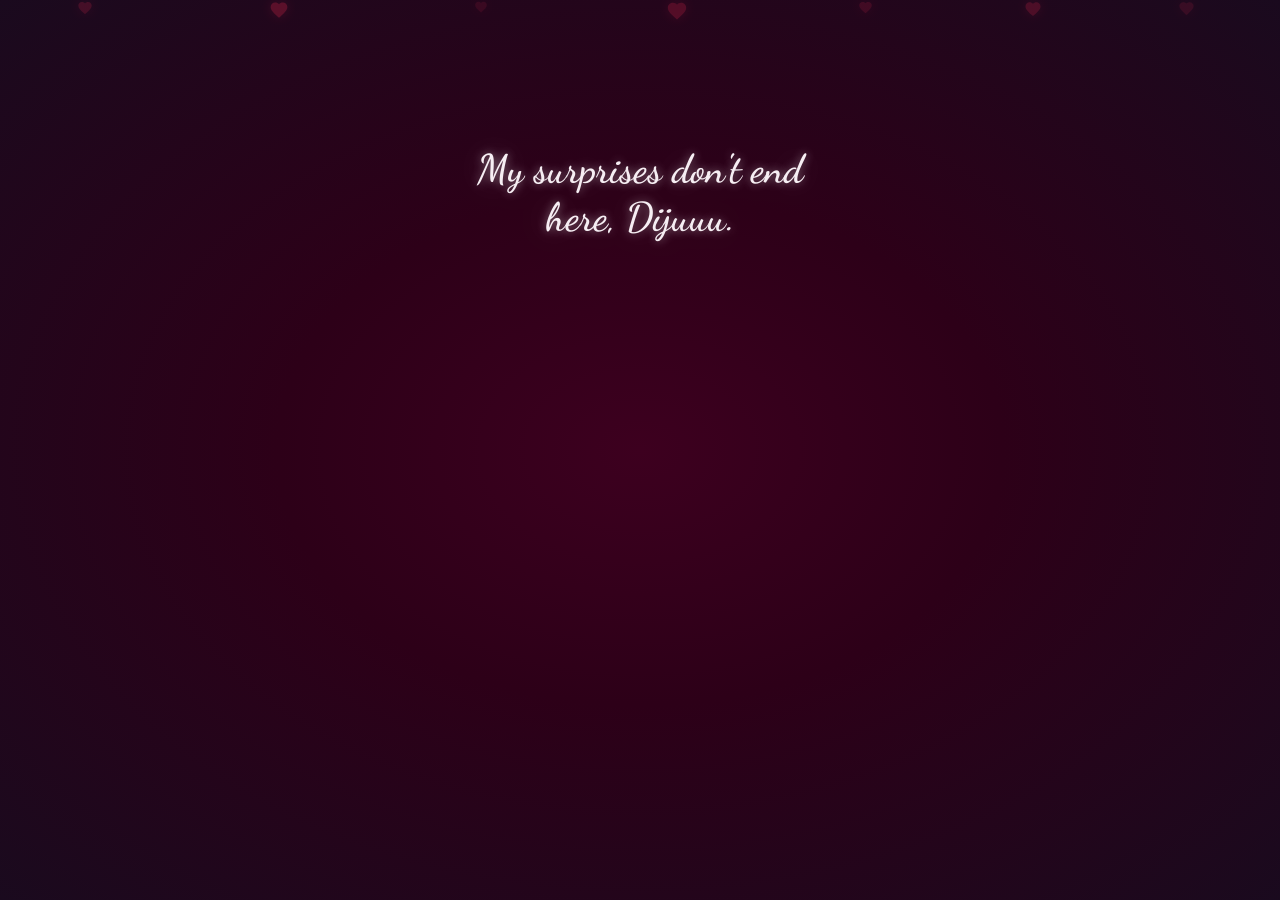
<file: public/page5.html>
<!DOCTYPE html>
<html lang="en">
<head>
  <meta charset="UTF-8">
  <meta name="viewport" content="width=device-width, initial-scale=1, viewport-fit=cover, user-scalable=no, maximum-scale=1">
  <meta name="theme-color" content="#1a0a1e">
  <meta name="apple-mobile-web-app-capable" content="yes">
  <meta name="apple-mobile-web-app-status-bar-style" content="black-translucent">
  <title>One Last Thing</title>
  <link rel="icon" href="data:image/svg+xml,%3Csvg xmlns='http://www.w3.org/2000/svg' viewBox='0 0 24 24'%3E%3Cpath fill='%23ff2d55' d='M12 21.35l-1.45-1.32C5.4 15.36 2 12.28 2 8.5 2 5.42 4.42 3 7.5 3c1.74 0 3.41.81 4.5 2.09C13.09 3.81 14.76 3 16.5 3 19.58 3 22 5.42 22 8.5c0 3.78-3.4 6.86-8.55 11.54L12 21.35z'/%3E%3C/svg%3E">
  <link rel="preconnect" href="https://fonts.googleapis.com">
  <link rel="preconnect" href="https://fonts.gstatic.com" crossorigin>
  <link href="https://fonts.googleapis.com/css2?family=Dancing+Script:wght@400;600;700&family=Poppins:ital,wght@0,300;0,400;0,500;1,300;1,400&display=swap" rel="stylesheet">
  <link rel="stylesheet" href="css/style.css">
  <style>
    /* ---------- page 5 · one last thing ---------- */

    /* drifting red hearts, already mid-flight on load */
    .drift-hearts {
      position: absolute;
      top: 0; left: 0; right: 0; bottom: 0;
      overflow: hidden;
      z-index: 0;
      pointer-events: none;
    }
    .drift-hearts svg {
      position: absolute;
      top: 0;
      pointer-events: none;
      filter: drop-shadow(0 0 6px rgba(255, 45, 85, 0.55));
    }
    @keyframes driftUpA {
      from { transform: translateY(105vh) rotate(-6deg); }
      to   { transform: translateY(-12vh) rotate(9deg); }
    }
    @keyframes driftUpB {
      from { transform: translateY(105vh) rotate(7deg); }
      to   { transform: translateY(-12vh) rotate(-8deg); }
    }
    .dh1 { left: 6%;  width: 16px; height: 16px; opacity: 0.18; animation: driftUpA 12s linear infinite; animation-delay: -3s; }
    .dh2 { left: 21%; width: 20px; height: 20px; opacity: 0.26; animation: driftUpB 15s linear infinite; animation-delay: -8s; }
    .dh3 { left: 37%; width: 14px; height: 14px; opacity: 0.10; animation: driftUpA 10s linear infinite; animation-delay: -5s; }
    .dh4 { left: 52%; width: 22px; height: 22px; opacity: 0.22; animation: driftUpB 16s linear infinite; animation-delay: -12s; }
    .dh5 { left: 67%; width: 15px; height: 15px; opacity: 0.14; animation: driftUpA 11s linear infinite; animation-delay: -2s; }
    .dh6 { left: 80%; width: 18px; height: 18px; opacity: 0.20; animation: driftUpB 13s linear infinite; animation-delay: -9s; }
    .dh7 { left: 92%; width: 17px; height: 17px; opacity: 0.12; animation: driftUpA 9s  linear infinite; animation-delay: -6s; }

    .content {
      position: relative;
      z-index: 1;
      width: 100%;
      max-width: 430px;
      flex: 1;
      min-height: 0;
      padding: 0 26px;
      text-align: center;
    }

    #t1 {
      font-size: clamp(28px, 8vw, 40px);
      font-weight: 600;
      line-height: 1.2;
    }
    #t2 {
      font-size: clamp(19px, 5.5vw, 26px);
      font-weight: 600;
      line-height: 1.5;
      margin-top: 18px;
    }
    #t3 {
      font-family: 'Poppins', sans-serif;
      font-weight: 300;
      font-style: italic;
      font-size: 15px;
      line-height: 1.8;
      margin-top: 22px;
    }
    #t4 {
      font-family: 'Poppins', sans-serif;
      font-weight: 300;
      font-size: 15px;
      line-height: 1.8;
      margin-top: 18px;
    }
    #heart5 { margin-top: 24px; }
    #heart5 svg {
      width: 26px;
      height: 26px;
      margin: 0 auto;
      filter: drop-shadow(0 0 12px rgba(255, 45, 85, 0.8));
    }
    #homeBtn { margin-top: 20px; }

    /* gentle rise on reveal (slide defined locally; .show only handles opacity) */
    #t1.fx, #t2.fx, #t3.fx, #t4.fx, #heart5.fx { transform: translateY(18px); }
    #t1.fx.show, #t2.fx.show, #t3.fx.show, #t4.fx.show, #heart5.fx.show { transform: translateY(0); }

    @media (prefers-reduced-motion: reduce) {
      .drift-hearts svg { animation: none; opacity: 0; }
    }
  </style>
</head>
<body>
  <main class="page bg-romantic">

    <div class="drift-hearts" aria-hidden="true">
      <svg class="dh1" viewBox="0 0 24 24"><path fill="#ff2d55" d="M12 21.35l-1.45-1.32C5.4 15.36 2 12.28 2 8.5 2 5.42 4.42 3 7.5 3c1.74 0 3.41.81 4.5 2.09C13.09 3.81 14.76 3 16.5 3 19.58 3 22 5.42 22 8.5c0 3.78-3.4 6.86-8.55 11.54L12 21.35z"/></svg>
      <svg class="dh2" viewBox="0 0 24 24"><path fill="#ff2d55" d="M12 21.35l-1.45-1.32C5.4 15.36 2 12.28 2 8.5 2 5.42 4.42 3 7.5 3c1.74 0 3.41.81 4.5 2.09C13.09 3.81 14.76 3 16.5 3 19.58 3 22 5.42 22 8.5c0 3.78-3.4 6.86-8.55 11.54L12 21.35z"/></svg>
      <svg class="dh3" viewBox="0 0 24 24"><path fill="#ff2d55" d="M12 21.35l-1.45-1.32C5.4 15.36 2 12.28 2 8.5 2 5.42 4.42 3 7.5 3c1.74 0 3.41.81 4.5 2.09C13.09 3.81 14.76 3 16.5 3 19.58 3 22 5.42 22 8.5c0 3.78-3.4 6.86-8.55 11.54L12 21.35z"/></svg>
      <svg class="dh4" viewBox="0 0 24 24"><path fill="#ff2d55" d="M12 21.35l-1.45-1.32C5.4 15.36 2 12.28 2 8.5 2 5.42 4.42 3 7.5 3c1.74 0 3.41.81 4.5 2.09C13.09 3.81 14.76 3 16.5 3 19.58 3 22 5.42 22 8.5c0 3.78-3.4 6.86-8.55 11.54L12 21.35z"/></svg>
      <svg class="dh5" viewBox="0 0 24 24"><path fill="#ff2d55" d="M12 21.35l-1.45-1.32C5.4 15.36 2 12.28 2 8.5 2 5.42 4.42 3 7.5 3c1.74 0 3.41.81 4.5 2.09C13.09 3.81 14.76 3 16.5 3 19.58 3 22 5.42 22 8.5c0 3.78-3.4 6.86-8.55 11.54L12 21.35z"/></svg>
      <svg class="dh6" viewBox="0 0 24 24"><path fill="#ff2d55" d="M12 21.35l-1.45-1.32C5.4 15.36 2 12.28 2 8.5 2 5.42 4.42 3 7.5 3c1.74 0 3.41.81 4.5 2.09C13.09 3.81 14.76 3 16.5 3 19.58 3 22 5.42 22 8.5c0 3.78-3.4 6.86-8.55 11.54L12 21.35z"/></svg>
      <svg class="dh7" viewBox="0 0 24 24"><path fill="#ff2d55" d="M12 21.35l-1.45-1.32C5.4 15.36 2 12.28 2 8.5 2 5.42 4.42 3 7.5 3c1.74 0 3.41.81 4.5 2.09C13.09 3.81 14.76 3 16.5 3 19.58 3 22 5.42 22 8.5c0 3.78-3.4 6.86-8.55 11.54L12 21.35z"/></svg>
    </div>

    <section class="center-col content">
      <p id="t1" class="script glow-white fx hidden-v">My surprises don't end here, Dijuuu.</p>
      <p id="t2" class="script glow-soft fx hidden-v">There's still something I haven't shown you. Something I can't send through a screen.</p>
      <p id="t3" class="glow-soft fx hidden-v">It's something you can wear. Something that will make a tiny sound whenever you move. Something that will fit you perfectly, because it was chosen only for you.</p>
      <p id="t4" class="glow-soft fx hidden-v">I'm keeping it safe with me. And one day, I'll place it on you myself. Not as a gift from far away. But as a promise from someone who has loved you across every impossible mile.</p>
      <div id="heart5" class="fx hidden-v">
        <svg class="heart-beat" viewBox="0 0 24 24" aria-hidden="true">
          <path fill="#ff2d55" d="M12 21.35l-1.45-1.32C5.4 15.36 2 12.28 2 8.5 2 5.42 4.42 3 7.5 3c1.74 0 3.41.81 4.5 2.09C13.09 3.81 14.76 3 16.5 3 19.58 3 22 5.42 22 8.5c0 3.78-3.4 6.86-8.55 11.54L12 21.35z"/>
        </svg>
      </div>
      <a id="homeBtn" class="btn-glow fx hidden-v" href="page1.html">Back to Home</a>
    </section>

  </main>

  <script src="js/surprise.js"></script>
</body>
</html>
</file>
<file: public/css/style.css>
/* ============================================================
   For Dijuuu — shared styles for every page
   Dancing Script = romantic text · Poppins = body / hints / buttons
   Only red hearts: #ff2d55
   ============================================================ */

:root {
  --red-heart: #ff2d55;
  --ink: #f6eef3;
  --muted: #cfc0cc;
  --glass-bg: rgba(255, 255, 255, 0.05);
  --glass-border: rgba(255, 255, 255, 0.15);
}

* { margin: 0; padding: 0; box-sizing: border-box; -webkit-tap-highlight-color: transparent; }

html, body { height: 100%; overflow: hidden; }

body {
  position: fixed;
  top: 0; left: 0; right: 0; bottom: 0;
  width: 100%;
  font-family: 'Poppins', -apple-system, 'Helvetica Neue', sans-serif;
  font-weight: 300;
  color: var(--ink);
  background: #000000;
  text-shadow: 0 0 8px rgba(255, 255, 255, 0.16); /* subtle glow on all text */
  touch-action: manipulation;
  overscroll-behavior: none;
  -webkit-font-smoothing: antialiased;
}

img, svg, canvas { display: block; }
a { color: inherit; text-decoration: none; }
button { font: inherit; color: inherit; background: none; border: none; cursor: pointer; }

/* ---------- page scaffold ---------- */

.page {
  position: absolute;
  top: 0; left: 0; right: 0; bottom: 0;
  width: 100%;
  height: 100vh;
  height: 100dvh;
  display: flex;
  flex-direction: column;
  align-items: center;
}

.bg-black { background: #000000; }

.bg-romantic {
  background: radial-gradient(ellipse at center, #3d001f 0%, #2d0018 40%, #1a0a1e 100%);
}

.center-col {
  display: flex;
  flex-direction: column;
  align-items: center;
  justify-content: center;
}

.script { font-family: 'Dancing Script', cursive; font-weight: 600; }

/* ---------- glowing text helpers ---------- */

.glow-white { text-shadow: 0 0 10px rgba(255, 255, 255, 0.45), 0 0 34px rgba(255, 255, 255, 0.2); }
.glow-soft  { text-shadow: 0 0 9px rgba(255, 255, 255, 0.3); }
.glow-red   { color: var(--red-heart); text-shadow: 0 0 12px rgba(255, 45, 85, 0.75), 0 0 38px rgba(255, 45, 85, 0.35); }

/* ---------- hint line ---------- */

.hint {
  min-height: 36px;
  padding: 6px 26px 0;
  font-size: 13.5px;
  font-style: italic;
  color: var(--muted);
  text-align: center;
  text-shadow: 0 0 10px rgba(255, 255, 255, 0.22);
  transition: opacity 0.7s ease;
}
.hint.gone { opacity: 0; }

/* ---------- buttons (start invisible, fade in with .show) ---------- */

.btn-glow,
.btn-glass {
  display: inline-flex;
  align-items: center;
  justify-content: center;
  min-height: 48px;               /* ≥ 44px touch target */
  padding: 14px 40px;
  border-radius: 50px;
  font-family: 'Poppins', sans-serif;
  font-size: 15px;
  font-weight: 400;
  letter-spacing: 0.16em;
  text-transform: uppercase;
  color: #ffffff;
  text-shadow: 0 0 10px rgba(255, 255, 255, 0.5);
  opacity: 0;
  pointer-events: none;
  transition: opacity 1s ease, transform 0.25s ease, box-shadow 0.3s ease;
  user-select: none;
  -webkit-user-select: none;
}
.btn-glow.show, .btn-glass.show { opacity: 1; pointer-events: auto; }
.btn-glow:active, .btn-glass:active { transform: scale(0.96); }
.btn-glow:focus-visible, .btn-glass:focus-visible { outline: 2px solid rgba(255, 255, 255, 0.8); outline-offset: 4px; }

.btn-glow {
  border: 1px solid rgba(255, 45, 85, 0.8);
  background: rgba(255, 45, 85, 0.09);
  box-shadow: 0 0 18px rgba(255, 45, 85, 0.5), 0 0 46px rgba(255, 45, 85, 0.2), inset 0 0 12px rgba(255, 45, 85, 0.14);
}

.btn-glass {
  border: 1px solid rgba(255, 255, 255, 0.7);
  background: rgba(255, 255, 255, 0.04);
  box-shadow: 0 0 22px rgba(255, 255, 255, 0.35), 0 0 50px rgba(255, 255, 255, 0.14);
}

/* ---------- glassy card ---------- */

.card-glass {
  background: var(--glass-bg);
  border: 1px solid var(--glass-border);
  -webkit-backdrop-filter: blur(4px);
  backdrop-filter: blur(4px);
  border-radius: 22px;
}

/* ---------- soft inner scrollbar ---------- */

.scroll-soft {
  overflow-y: auto;
  -webkit-overflow-scrolling: touch;
  overscroll-behavior: contain;
  scrollbar-width: thin;
  scrollbar-color: rgba(255, 45, 85, 0.35) transparent;
}
.scroll-soft::-webkit-scrollbar { width: 4px; }
.scroll-soft::-webkit-scrollbar-track { background: transparent; }
.scroll-soft::-webkit-scrollbar-thumb { background: rgba(255, 45, 85, 0.35); border-radius: 4px; }

/* ---------- reveal helpers ----------
   .hidden-v  → invisible (opacity 0, no pointer events)
   .show      → visible again (declared after .hidden-v so it wins)
   .fx        → 1s fade transition (pages add their own transform rules)
------------------------------------------------ */

.hidden-v { opacity: 0 !important; pointer-events: none !important; }
.show     { opacity: 1 !important; pointer-events: auto !important; }
.fx       { transition: opacity 1s ease, transform 1s ease; }

/* ---------- safe areas (iPhone) ---------- */

.safe-bottom { padding-bottom: max(env(safe-area-inset-bottom), 20px); }
.safe-top    { padding-top: max(env(safe-area-inset-top), 14px); }

/* ---------- red heart animations ---------- */

.heart-beat { animation: heartBeat 2.2s ease-in-out infinite; transform-origin: center; }
@keyframes heartBeat {
  0%, 100% { transform: scale(1); }
  12% { transform: scale(1.12); }
  24% { transform: scale(1); }
  36% { transform: scale(1.09); }
  48% { transform: scale(1); }
}

.pulse-soft { animation: pulseSoft 2.6s ease-in-out infinite; }
@keyframes pulseSoft {
  0%, 100% { opacity: 0.85; transform: scale(1); }
  50%      { opacity: 1;    transform: scale(1.06); }
}

@media (prefers-reduced-motion: reduce) {
  .heart-beat, .pulse-soft { animation: none; }
  .fx { transition: opacity 0.3s ease; }
}
</file>
